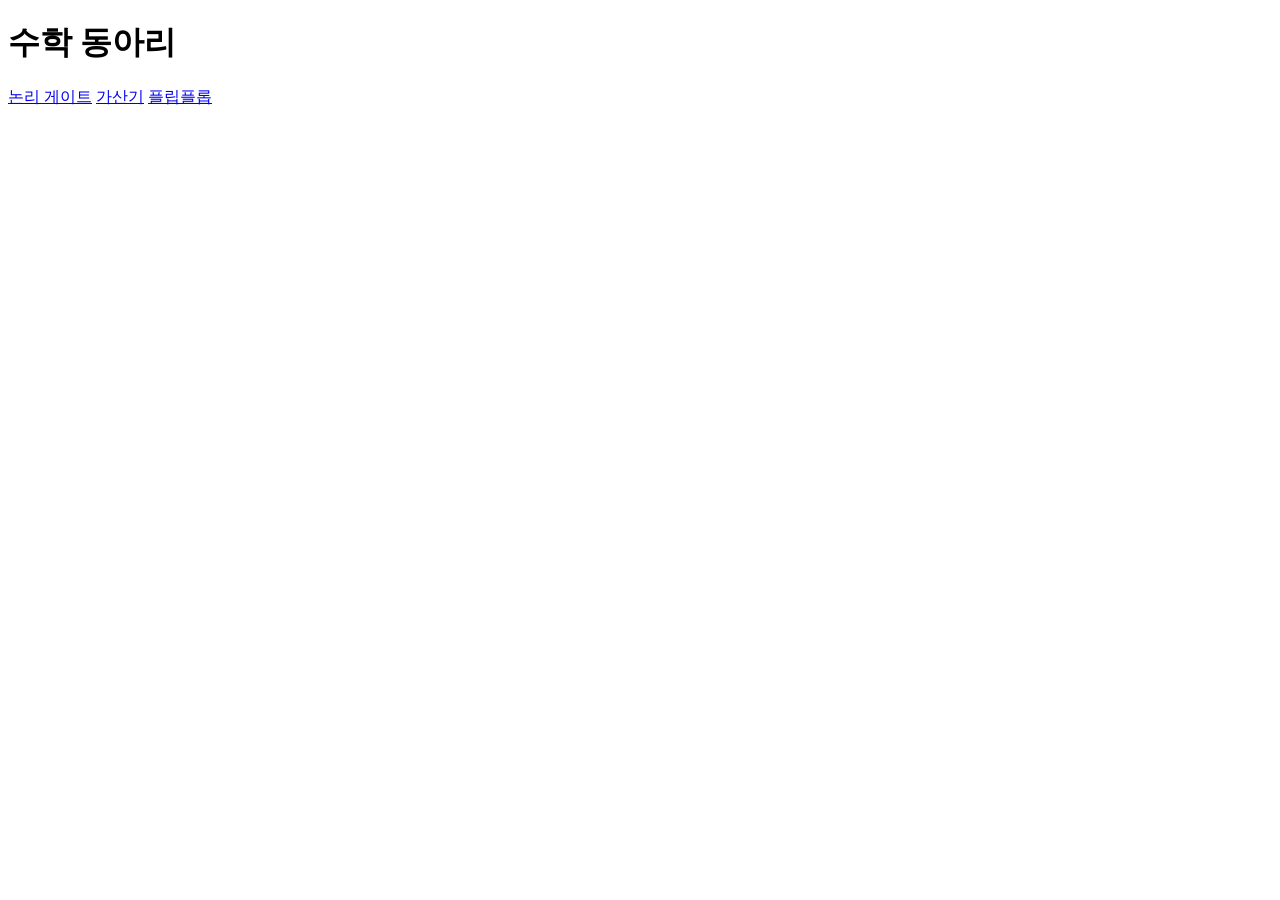
<file: index.html>
<!DOCTYPE html>
<html lang="ko">
<head>
    <meta charset="UTF-8">
    <meta name="viewport" content="width=device-width, initial-scale=1.0">
    <title>수학 동아리</title>
    <link rel="stylesheet" href="style.css">
</head>
<body>
    <h1 class="title">수학 동아리</h1>

    <a href="gate/gate.html">논리 게이트</a>


    <a href="adder/adder.html">가산기</a>


    <a href="flipflop/flip.html">플립플롭</a>

</body>
</html>
</file>
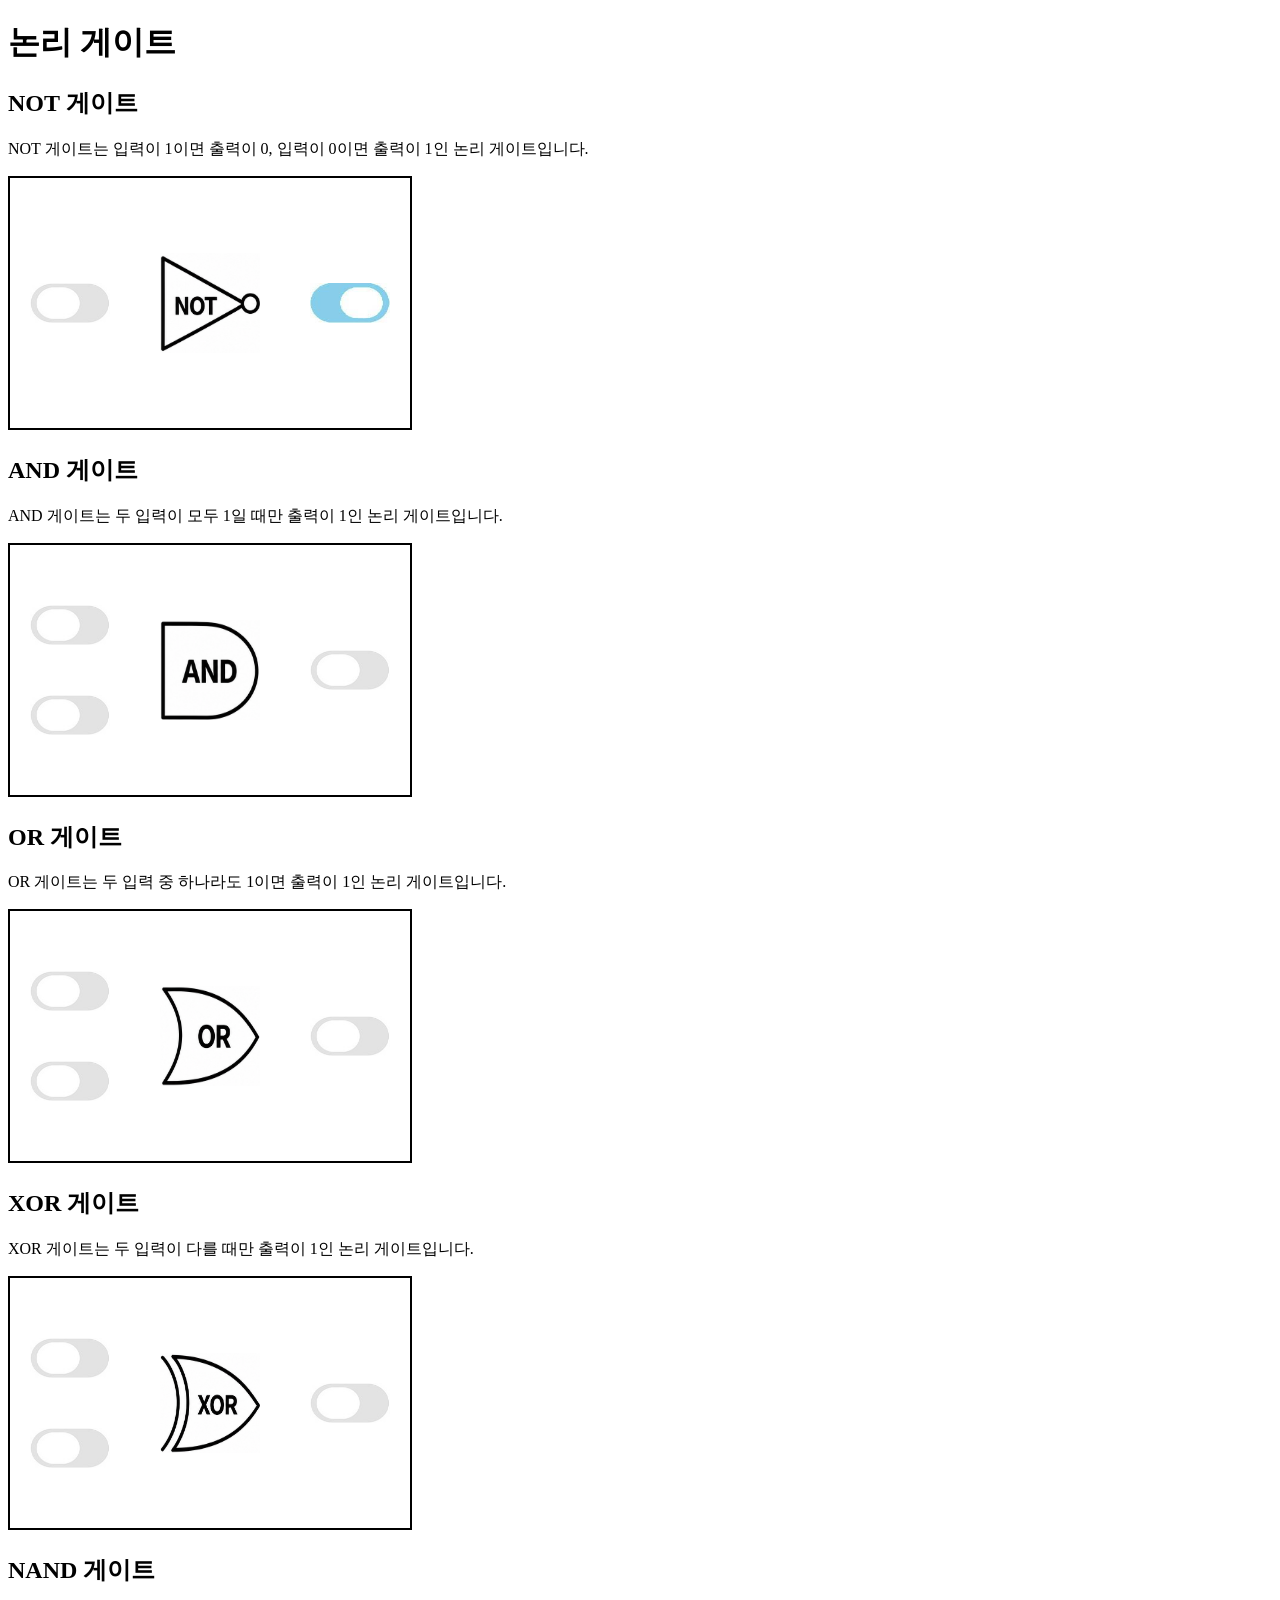
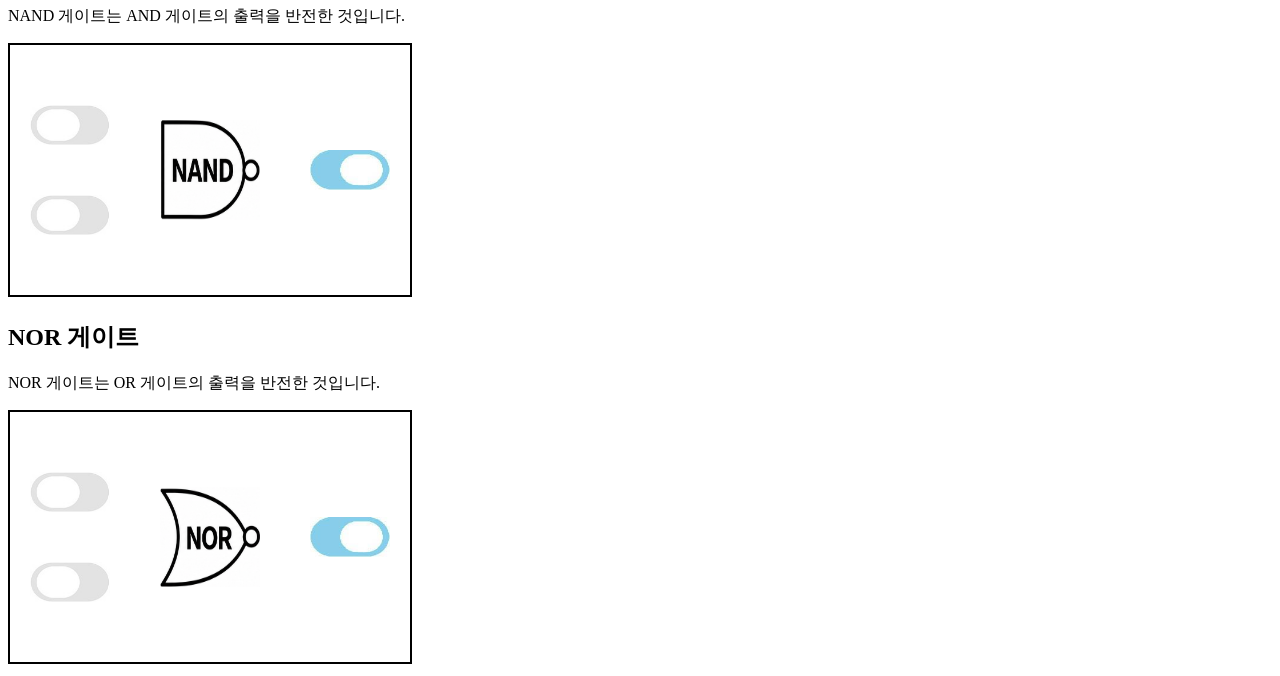
<file: gate/gate.html>
<!DOCTYPE html>
<html lang="ko">
<head>
    <meta charset="UTF-8">
    <meta name="viewport" content="width=device-width, initial-scale=1.0">
    <title>논리 게이트</title>
    <link rel="stylesheet" href="../style.css">
</head>
<body>
    <h1 class="title">논리 게이트</h1>
    
    <h2>NOT 게이트</h2>
    <p>NOT 게이트는 입력이 1이면 출력이 0, 입력이 0이면 출력이 1인 논리 게이트입니다.</p>
    <canvas id="notGateCanvas" width="400" height="250"></canvas>
    <h2>AND 게이트</h2>
    <p>AND 게이트는 두 입력이 모두 1일 때만 출력이 1인 논리 게이트입니다.</p>
    <canvas id="andGateCanvas" width="400" height="250"></canvas>
    <h2>OR 게이트</h2>
    <p>OR 게이트는 두 입력 중 하나라도 1이면 출력이 1인 논리 게이트입니다.</p>
    <canvas id="orGateCanvas" width="400" height="250"></canvas>
    <h2>XOR 게이트</h2>
    <p>XOR 게이트는 두 입력이 다를 때만 출력이 1인 논리 게이트입니다.</p>
    <canvas id="xorGateCanvas" width="400" height="250"></canvas>
    <h2>NAND 게이트</h2>
    <p>NAND 게이트는 AND 게이트의 출력을 반전한 것입니다.</p>
    <canvas id="nandGateCanvas" width="400" height="250"></canvas>
    <h2>NOR 게이트</h2>
    <p>NOR 게이트는 OR 게이트의 출력을 반전한 것입니다.</p>
    <canvas id="norGateCanvas" width="400" height="250"></canvas>
    
    <script src="gate.js"></script>
</body>
</html>
</file>
<file: style.css>
canvas {
    border: 2px solid black;
}
</file>
